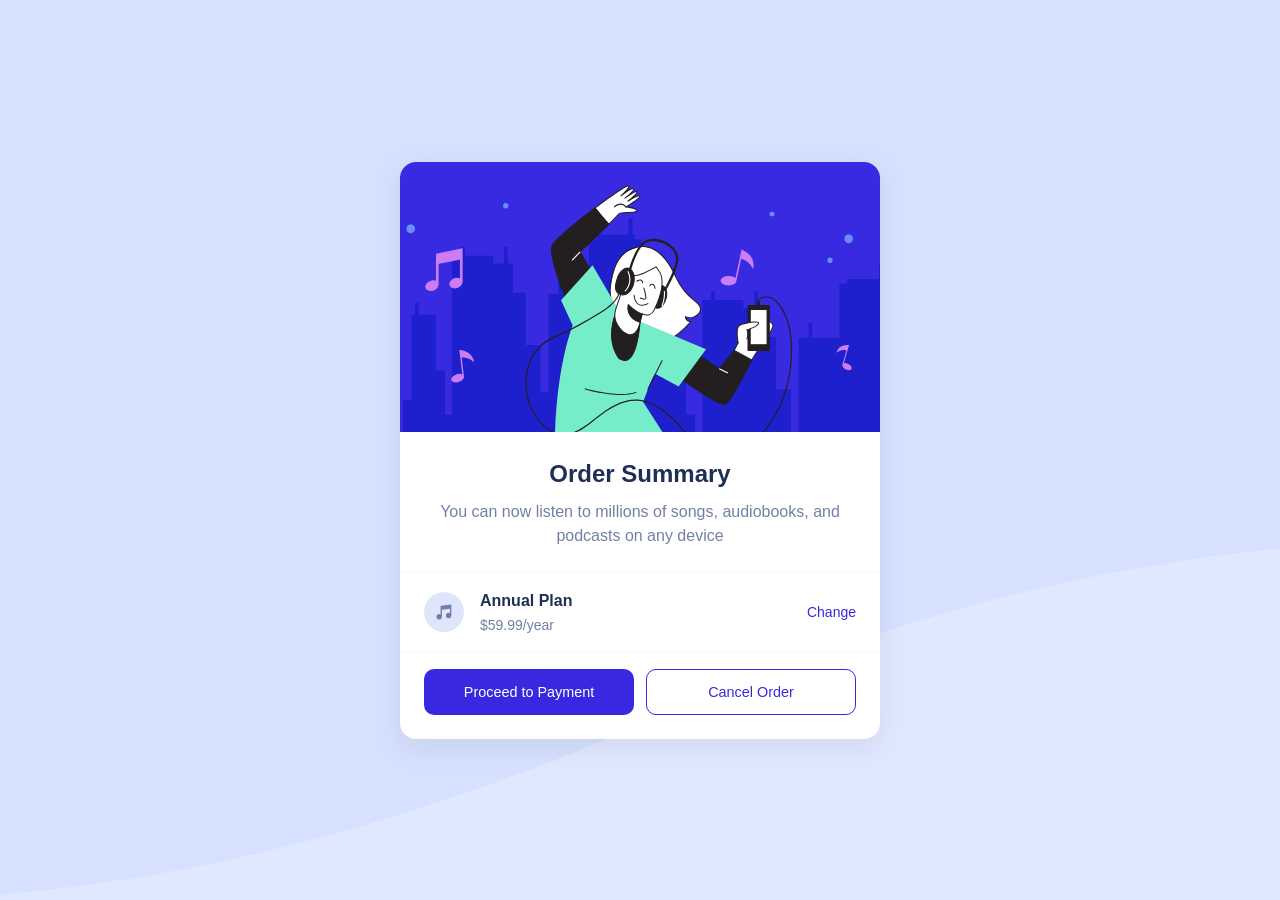
<file: index.html>
<!DOCTYPE html>
<html lang="en">
  <head>
    <meta charset="UTF-8" />
    <meta name="viewport" content="width=device-width, initial-scale=1.0" />
    <link rel="stylesheet" href="style.css" />
    <title>Order Summary Card</title>
  </head>
  <body>
    <main>
      <article class="card">
        <figure class="card__media">
          <img src="images/illustration-hero.svg" alt="illustration-hero" />
        </figure>
        <header class="card__header">
          <h1 class="card__title">Order Summary</h1>
          <p class="card__description">
            You can now listen to millions of songs, audiobooks, and podcasts on
            any device
          </p>
        </header>
        <section class="card__plan">
          <img
            src="images/icon-music.svg"
            alt="icon-music"
            class="card__plan-icon"
          />
          <div class="card__plan-details">
            <h2 class="card__plan-title">Annual Plan</h2>
            <p class="card__plan-price">$59.99/year</p>
          </div>
          <a href="#" class="card__plan-change">Change</a>
        </section>
        <footer class="card__actions">
          <button class="card__btn card__btn--primary">
            Proceed to Payment
          </button>
          <button class="card__btn card__btn--secondary">Cancel Order</button>
        </footer>
      </article>
    </main>
  </body>
</html>
</file>
<file: style.css>
/* ==================== Reset ==================== */
* {
  box-sizing: border-box;
  margin: 0;
  padding: 0;
}

/* ==================== Design Tokens ==================== */
:root {
  --pale-blue: hsl(225, 100%, 94%);
  --very-pale-blue: hsl(225, 100%, 98%);
  --dark-blue: hsl(223, 47%, 23%);
  --desat-blue: hsl(224, 23%, 55%);
  --bright-blue: hsl(245, 75%, 52%);
  --bright-blue-hover: hsl(245, 75%, 60%);
}

/* ==================== Global (mobile-first) ==================== */
html,
body {
  height: 100%;
}
body {
  display: grid;
  place-items: center;
  min-height: 100vh;
  font-family: "Red Hat Display", sans-serif;
  line-height: 1.5;
  background: var(--pale-blue) url(images/pattern-background-desktop.svg)
    no-repeat top center / cover;
  color: var(--dark-blue);
  padding: 24px;
}

/* ==================== Card ==================== */
.card {
  background: #fff;
  border-radius: 14px;
  box-shadow: 0 8px 30px rgba(0, 0, 0, 0.08);
  overflow: hidden;
  width: 100%;
  max-width: 420px;
}

.card__media {
  position: relative;
  padding-top: 56.25%;
}
.card__media img {
  position: absolute;
  inset: 0;
  width: 100%;
  height: 100%;
  object-fit: cover;
}

.card__header {
  padding: 24px;
  text-align: center;
}
.card__title {
  font-size: clamp(1.25rem, 1vw + 1rem, 1.5rem);
  margin-bottom: 8px;
}
.card__description {
  font-size: clamp(0.9rem, 0.5vw + 0.8rem, 1rem);
  color: var(--desat-blue);
}

.card__plan {
  display: grid;
  grid-template-columns: auto 1fr auto;
  align-items: center;
  gap: 16px;
  padding: 16px 24px;
  border-top: 1px solid var(--very-pale-blue);
}
.card__plan-icon {
  width: 40px;
  height: 40px;
}
.card__plan-title {
  font-size: 1rem;
  margin-bottom: 2px;
}
.card__plan-price {
  font-size: 0.875rem;
  color: var(--desat-blue);
}
.card__plan-change {
  font-size: 0.875rem;
  color: var(--bright-blue);
  text-decoration: none;
  justify-self: end;
}

.card__actions {
  display: grid;
  gap: 12px;
  padding: 16px 24px 24px;
  border-top: 1px solid var(--very-pale-blue);
}
.card__btn {
  padding: 14px 16px;
  border: none;
  border-radius: 10px;
  cursor: pointer;
  font-size: 0.9rem;
}
.card__btn--primary {
  background: var(--bright-blue);
  color: #fff;
}
.card__btn--secondary {
  background: transparent;
  color: var(--bright-blue);
  border: 1px solid var(--bright-blue);
}
.card__btn--primary:hover {
  background: var(--bright-blue-hover);
}
.card__btn--secondary:hover {
  background: var(--bright-blue-hover);
  color: #fff;
}

/* ==================== Breakpoints ==================== */
@media (min-width: 768px) {
  .card {
    max-width: 440px;
    border-radius: 16px;
  }
  .card__plan {
    display: flex;
  }
  .card__plan-change {
    margin-left: auto;
  }
  .card__actions {
    grid-template-columns: 1fr 1fr;
  }
}

@media (min-width: 1024px) {
  .card {
    max-width: 480px;
  }
}
</file>
